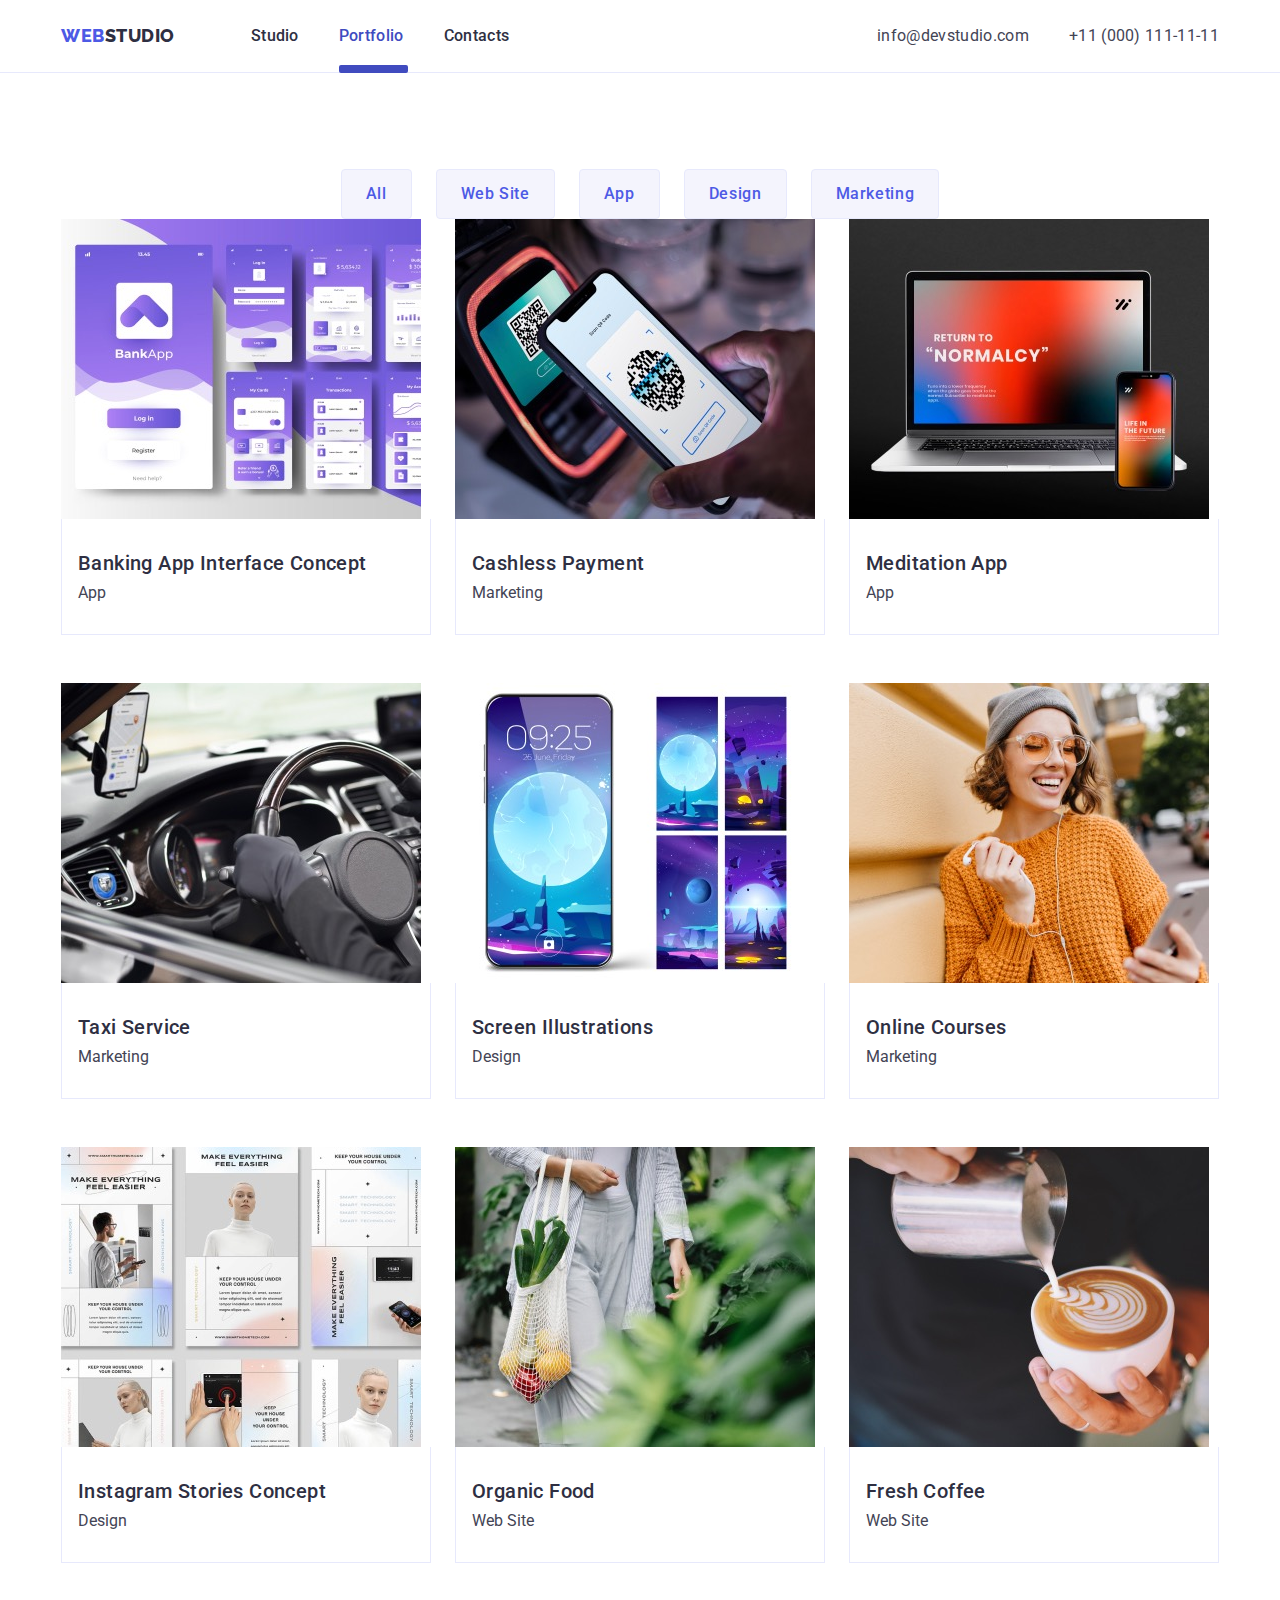
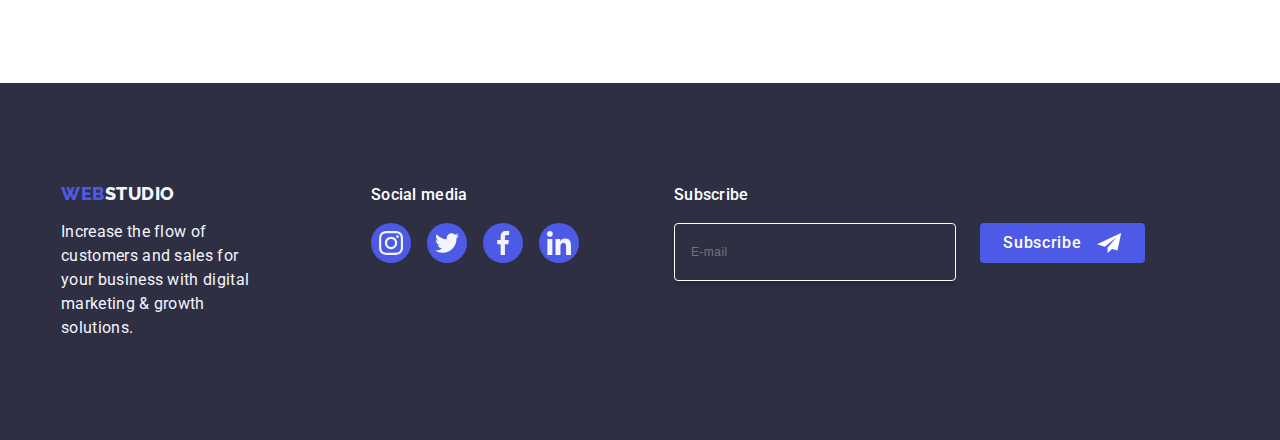
<file: portfolio.html>
<!DOCTYPE html>
<html lang="en">
  <head>
    <link rel="preconnect" href="https://fonts.googleapis.com" />
    <link rel="preconnect" href="https://fonts.gstatic.com" crossorigin />
    <link
      href="https://fonts.googleapis.com/css2?family=Raleway:wght@800&family=Roboto:wght@400;500;700;900&display=swap"
      rel="stylesheet"
    />
    <link
      rel="stylesheet"
      href="https://cdnjs.cloudflare.com/ajax/libs/modern-normalize/2.0.0/modern-normalize.min.css"
      integrity="sha512-4xo8blKMVCiXpTaLzQSLSw3KFOVPWhm/TRtuPVc4WG6kUgjH6J03IBuG7JZPkcWMxJ5huwaBpOpnwYElP/m6wg=="
      crossorigin="anonymous"
      referrerpolicy="no-referrer"
    />
    <link href="./css/styles.css" rel="stylesheet" />
    <meta charset="UTF-8" />
    <meta name="viewport" content="width=device-width, initial-scale=1.0" />
    <title>goit-markup-hw-05/</title>
  </head>
  <body>
    <header class="header-portfolio-page">
      <div class="container header-cointainer">
        <nav class="link nav-list">
          <a href="./index.html" class="logo-nav link"
            >Web<span class="logo-studio">Studio</span></a
          >
          <ul class="list menu-list">
            <li>
              <a class="list-first link" href="./index.html">Studio</a>
            </li>
            <li>
              <a class="link-active" href="./portfolio.html">Portfolio</a>
            </li>
            <li><a class="list-first link" href="">Contacts</a></li>
          </ul>
        </nav>
        <address class="address nav-list">
          <ul class="list link address-list">
            <li class="container-header-address-list-item">
              <a class="contact list link" href="mailto:info@devstudio.com"
                >info@devstudio.com</a
              >
            </li>
            <li>
              <a class="contact list link" href="tel:+110001111111"
                >+11 (000) 111-11-11</a
              >
            </li>
          </ul>
        </address>
      </div>
    </header>
    <main>
      <section class="section list-portfolio">
        <div class="container">
          <h1 class="h1-tag visually-hidden">Tekst</h1>
          <ul class="list link button list-main-section-porfolio">
            <li>
              <button type="button" class="button-product">All</button>
            </li>
            <li>
              <button type="button" class="button-product">Web Site</button>
            </li>
            <li>
              <button type="button" class="button-product">App</button>
            </li>
            <li>
              <button type="button" class="button-product">Design</button>
            </li>
            <li>
              <button type="button" class="button-product">Marketing</button>
            </li>
          </ul>
          <ul class="list portfolio-images">
            <li class="portfolio-items">
              <a href="./images/img2-1.jpg" class="link link-portfolio-filters">
                <div class="images-portfolio-div">
                  <img
                    src="./images/img2-1.jpg"
                    alt="violet frames representing
                  bank app"
                    width="360"
                    height="300"
                  />
                  <p class="paragraph-portfolio-div">
                    14 Stylish and User-Friendly App Design Concepts · Task
                    Manager App · Calorie Tracker App · Exotic Fruit Ecommerce
                    App · Cloud Storage App
                  </p>
                </div>

                <div class="portfolio-container">
                  <h2 class="headers-portfolio">
                    Banking App Interface Concept
                  </h2>
                  <p class="paragraph-portfolio">App</p>
                </div>
              </a>
            </li>
            <li class="portfolio-items">
              <a href="./images/img2-2.jpg" class="link link-portfolio-filters">
                <div class="images-portfolio-div">
                  <img
                    src="./images/img2-2.jpg"
                    alt="phone and terminal showing cashless payment"
                    width="360"
                    height="300"
                  />
                  <p class="paragraph-portfolio-div">
                    14 Stylish and User-Friendly App Design Concepts · Task
                    Manager App · Calorie Tracker App · Exotic Fruit Ecommerce
                    App · Cloud Storage App
                  </p>
                </div>
                <div class="portfolio-container">
                  <h2 class="headers-portfolio">Cashless Payment</h2>
                  <p class="paragraph-portfolio">Marketing</p>
                </div>
              </a>
            </li>
            <li class="portfolio-items">
              <a href="./images/img2-3.jpg" class="link link-portfolio-filters">
                <div class="images-portfolio-div">
                  <img
                    src="./images/img2-3.jpg"
                    alt="macbook with iphone"
                    width="360"
                    height="300"
                  />
                  <p class="paragraph-portfolio-div">
                    14 Stylish and User-Friendly App Design Concepts · Task
                    Manager App · Calorie Tracker App · Exotic Fruit Ecommerce
                    App · Cloud Storage App
                  </p>
                </div>
                <div class="portfolio-container">
                  <h2 class="headers-portfolio">Meditation App</h2>
                  <p class="paragraph-portfolio">App</p>
                </div>
              </a>
            </li>
            <li class="portfolio-items">
              <a href="./images/img-4.jpg" class="link link-portfolio-filters">
                <div class="images-portfolio-div">
                  <img
                    src="./images/img2-4.jpg"
                    alt="car cocpit woth steering wheel"
                    width="360"
                    height="300"
                  />
                  <p class="paragraph-portfolio-div">
                    14 Stylish and User-Friendly App Design Concepts · Task
                    Manager App · Calorie Tracker App · Exotic Fruit Ecommerce
                    App · Cloud Storage App
                  </p>
                </div>
                <div class="portfolio-container">
                  <h2 class="headers-portfolio">Taxi Service</h2>
                  <p class="paragraph-portfolio">Marketing</p>
                </div>
              </a>
            </li>
            <li class="portfolio-items">
              <a href="./images/img2-5.jpg" class="link link-portfolio-filters">
                <div class="images-portfolio-div">
                  <img
                    src="./images/img2-5.jpg"
                    alt="phone wallpapers showing the moon"
                    width="360"
                    height="300"
                  />
                  <p class="paragraph-portfolio-div">
                    14 Stylish and User-Friendly App Design Concepts · Task
                    Manager App · Calorie Tracker App · Exotic Fruit Ecommerce
                    App · Cloud Storage App
                  </p>
                </div>
                <div class="portfolio-container">
                  <h2 class="headers-portfolio">Screen Illustrations</h2>
                  <p class="paragraph-portfolio">Design</p>
                </div>
              </a>
            </li>
            <li class="portfolio-items">
              <a href="./images/img2-6.jpg" class="link link-portfolio-filters">
                <div class="images-portfolio-div">
                  <img
                    src="./images/img2-6.jpg"
                    alt="young lady with orange glasses and orange sweater"
                    width="360"
                    height="300"
                  />
                  <p class="paragraph-portfolio-div">
                    14 Stylish and User-Friendly App Design Concepts · Task
                    Manager App · Calorie Tracker App · Exotic Fruit Ecommerce
                    App · Cloud Storage App
                  </p>
                </div>
                <div class="portfolio-container">
                  <h2 class="headers-portfolio">Online Courses</h2>
                  <p class="paragraph-portfolio">Marketing</p>
                </div>
              </a>
            </li>
            <li class="portfolio-items">
              <a href="./images/img2-7.jpg" class="link link-portfolio-filters">
                <div class="images-portfolio-div">
                  <img
                    src="./images/img2-7.jpg"
                    alt="layout of diffrent stories in Instagram"
                    width="360"
                    height="300"
                  />
                  <p class="paragraph-portfolio-div">
                    14 Stylish and User-Friendly App Design Concepts · Task
                    Manager App · Calorie Tracker App · Exotic Fruit Ecommerce
                    App · Cloud Storage App
                  </p>
                </div>
                <div class="portfolio-container">
                  <h2 class="headers-portfolio">Instagram Stories Concept</h2>
                  <p class="paragraph-portfolio">Design</p>
                </div>
              </a>
            </li>
            <li class="portfolio-items">
              <a href="./images/img2-8.jpg" class="link link-portfolio-filters">
                <div class="images-portfolio-div">
                  <img
                    src="./images/img2-8.jpg"
                    alt="lady with bag full of organic grocery shopping"
                    width="360"
                    height="300"
                  />
                  <p class="paragraph-portfolio-div">
                    14 Stylish and User-Friendly App Design Concepts · Task
                    Manager App · Calorie Tracker App · Exotic Fruit Ecommerce
                    App · Cloud Storage App
                  </p>
                </div>
                <div class="portfolio-container">
                  <h2 class="headers-portfolio">Organic Food</h2>
                  <p class="paragraph-portfolio">Web Site</p>
                </div>
              </a>
            </li>
            <li class="portfolio-items">
              <a href="./images/img2-9.jpg" class="link link-portfolio-filters">
                <div class="images-portfolio-div">
                  <img
                    src="./images/img2-9.jpg"
                    alt="cup of coppy with several rings made created by the milk foam"
                    width="360"
                    height="300"
                  />
                  <p class="paragraph-portfolio-div">
                    14 Stylish and User-Friendly App Design Concepts · Task
                    Manager App · Calorie Tracker App · Exotic Fruit Ecommerce
                    App · Cloud Storage App
                  </p>
                </div>
                <div class="portfolio-container">
                  <h2 class="headers-portfolio">Fresh Coffee</h2>
                  <p class="paragraph-portfolio">Web Site</p>
                </div>
              </a>
            </li>
          </ul>
        </div>
      </section>
    </main>
    <footer class="footer">
      <div class="container footer-main-container">
        <div class="footer-logo">
          <a class="logo link" href="./index.html">
            Web<span class="logo-studio-footer">Studio</span></a
          >
          <p class="paragraph-footer">
            Increase the flow of customers and sales for your business with
            digital marketing & growth solutions.
          </p>
        </div>

        <div class="main-footer-socials-container">
          <p class="footer-paragraph">Social media</p>
          <ul class="footer-socials-list">
            <li class="footer-socials-list-items">
              <a href="#" class="footer-socials-link">
                <svg class="vector-footer-socials" width="24" height="24">
                  <use href="./images/icons.svg#icon-instagram-2"></use>
                </svg>
              </a>
            </li>
            <li class="footer-socials-list-items">
              <a href="#" class="footer-socials-link">
                <svg class="vector-footer-socials" width="24" height="24">
                  <use href="./images/icons.svg#icon-twitter-1"></use>
                </svg>
              </a>
            </li>
            <li class="footer-socials-list-items">
              <a href="#" class="footer-socials-link">
                <svg class="vector-footer-socials" width="24" height="24">
                  <use href="./images/icons.svg#icon-facebook-1"></use>
                </svg>
              </a>
            </li>
            <li class="footer-socials-list-items">
              <a href="#" class="footer-socials-link">
                <svg class="vector-footer-socials" width="24" height="24">
                  <use href="./images/icons.svg#icon-linkedin-1"></use>
                </svg>
              </a>
            </li>
          </ul>
        </div>
        <div class="container">
          <p class="subscribe">Subscribe</p>
          <form class="footer-form">
            <label class="footer-form-label" for="email"
              ><input
                type="email"
                class="footer-input-email"
                id="email"
                name="email"
                placeholder="E-mail"
            /></label>
            <button class="button-subscribe" type="submit">
              Subscribe<svg width="24" height="24" class="icon-send">
                <use href="./images/icons.svg#icon-icon-send"></use>
              </svg>
            </button>
          </form>
        </div>
      </div>
    </footer>
  </body>
</html>
</file>
<file: css/styles.css>
:root {
  --main-text-color: #434455;
  --dark: #2e2f42;
  --slate: #434455;
  --cloud: #f4f4fd;
  --iris: #4d5ae5;
  --ocean: #404bbf;
  --light-slate: #8e8f99;
  --white: #ffffff;
  --green: #31d0aa;
  --dairy: #fcfcfc;
}
* {
  margin: 0;
  padding: 0;
}

body {
  font-family: "Roboto", sans-serif;
  color: var(--main-text-color);
  background-color: #ffffff;
  ul,
  ol {
    list-style: none;
    margin: 0;
    padding-left: 0;
  }
  .list {
    list-style: none;
    margin: 0;
    padding-left: 0;
  }
}
.link {
  text-decoration: none;
  display: block;
}
.link-portfolio-filters:hover {
  box-shadow: 0px 1px 6px rgba(46, 47, 66, 0.08),
    0px 1px 1px rgba(46, 47, 66, 0.16), 0px 2px 1px rgba(46, 47, 66, 0.08);
}
.link-portfolio-filters:focus {
  box-shadow: 0px 1px 6px rgba(46, 47, 66, 0.08),
    0px 1px 1px rgba(46, 47, 66, 0.16), 0px 2px 1px rgba(46, 47, 66, 0.08);
  transform: translateY(0%);
}
.link-portfolio-filters:hover .paragraph-portfolio-div {
  transform: translateY(0%);
}
.link-portfolio-filters:focus .paragraph-portfolio-div {
  transform: translateY(0%);
}

.list {
  list-style: none;
}
.button {
  cursor: pointer;
  color: #4d5ae5;
  font-size: 16px;
  font-family: Roboto;
  font-weight: 500;
  line-height: 1.5;
  letter-spacing: 0.02em;
}
.button:visited {
  color: #404bbf;
}
.logo {
  color: var(--iris);
  font-size: 18px;
  font-family: "Raleway", sans-serif;
  font-weight: 800;
  text-transform: uppercase;
  line-height: 1.17;
  letter-spacing: 0.03em;
  text-decoration: none;
  margin-right: 76px;
  margin-bottom: 16px;
  display: inline-block;
}
.logo-studio {
  color: var(--dark);
}
.footer {
  background-color: var(--dark);
  padding: 100px 0;
}
.list-first {
 color: var(--dark);
  font-weight: 500;
  line-height: 1.5;
  letter-spacing: 0.02em;
  padding: 24px 0;
  position: relative;
  transition: color 250ms cubic-bezier(0.4, 0, 0.2, 1);
}
.list-first:hover {
  color: #404bbf;
}

.list-first:focus {
  color: #404bbf;
}

.address {
  font-style: normal;
}

.logo-studio-footer {
  color: #f4f4fd;
}
.contact {
  color: var(--slate);
  line-height: 1.5;
  letter-spacing: 0.02em;
  transition: color 250ms cubic-bezier(0.4, 0, 0.2, 1);
}
.contact:hover {
  color: #404bbf;
}
.contact:focus {
  color: #404bbf;

}
.section-main {
  color: #ffffff;
  padding: 188px 0;
  max-width: 1440px;
  margin: auto;
  background-size: cover;
  background-image: linear-gradient(
      rgba(46, 47, 66, 0.7),
      rgba(46, 47, 66, 0.7)
    ),
    url(../images/people-office.jpeg);

  background-repeat: no-repeat;
  background-position: center;
  background-size: cover;
}
.paragraph {
  line-height: 1.5;
  color: var(--slate);
  font-size: 16px;
  font-family: Roboto;
  font-weight: 400;
  line-height: 24px;
  letter-spacing: 0.02em;
  word-wrap: break-word;
  box-sizing: content-box;
  text-align: left;
}
.head-first-tag {
  font-size: 56px;
  font-weight: 700;
  line-height: 1.07;
  letter-spacing: 0.02em;
  max-width: 496px;
  margin: auto;
}
.button-order-service {
  background-color: var(--iris);
  color: white;
  font-size: 16px;
  font-family: Roboto, sans-serif;
  font-weight: 500;
  line-height: 24px;
  letter-spacing: 0.64px;
  word-wrap: break-word;
  border: none;
  cursor: pointer;
  padding: 16px 32px;
  margin: auto;
  display: block;
  margin-top: 48px;
  min-width: 169px;
  border-radius: 4px;
  transition: background-color 250ms cubic-bezier(0.4, 0, 0.2, 1);
}
.button-order-service:hover {
  background-color: #404bbf;
}
.button-order-service:focus {
  background-color: #404bbf;
}
.head-three-tag {
  color: var(--dark);
  font-size: 20px;
  font-family: Roboto;
  font-weight: 500;
  line-height: 24px;
  letter-spacing: 0.4px;
  word-wrap: break-word;
  text-align: left;
  margin-bottom: 8px;
}
.head-two-tag {
  color: var(--dark);
  font-size: 36px;
  font-family: Roboto;
  font-weight: 700;
  text-transform: capitalize;
  line-height: 40px;
  letter-spacing: 0.72px;
  word-wrap: break-word;
  margin-bottom: 8px;
}
.h2-tag-portfolio {
  font-size: 20px;
  font-weight: 500;
  line-height: 1.2;
  letter-spacing: 0.02em;
  color: var(--dark);
}
.section {
  background-color: white;
}

.header {
  color: var(--dark);
  font-size: 36px;
  line-height: 1.11;
  font-weight: 700;
  text-align: center;
  letter-spacing: 0.02em;
  word-wrap: break-word;
  text-transform: capitalize;
  margin-bottom: 72px;
}
.team-list {
  background-color: #ffffff;
  border-radius: 0px 0px 4px 4px;
  box-shadow: 0px 1px 6px rgba(46, 47, 66, 0.08),
    0px 1px 1px rgba(46, 47, 66, 0.16), 0px 2px 1px rgba(46, 47, 66, 0.08);
  transition: background-color 250ms cubic-bezier(0.4, 0, 0.2, 1);
}
.head-three-tag {
  font-weight: 500;
  line-height: 1.2;
  letter-spacing: 0.02em;
  word-wrap: break-word;
  color: var(--dark);
}

.paragraph-footer {
  line-height: 1.5;
  color: var(--cloud);
  font-size: 16px;
  font-family: Roboto;
  font-weight: 400;
  line-height: 24px;
  letter-spacing: 0.02em;
  word-wrap: break-word;
  max-width: 264px;
}
.headers-portfolio {
  font-size: 20px;
  font-weight: 500;
  line-height: 1.2;
  letter-spacing: 0.02em;
  color: var(--dark);
  margin-bottom: 8px;
}
.container {
  width: 1158px;
  margin: 0 auto;
  padding-left: 15px;
  padding-right: 15px;
}
.menu-list {
  display: flex;
  justify-content: flex-start;
  gap: 40px;
}
.visually-hidden {
  position: absolute;
  width: 1px;
  height: 1px;
  margin: -1px;
  border: 0;
  padding: 0;
  white-space: nowrap;
  clip-path: inset(100%);
  clip: rect(0 0 0 0);
  overflow: hidden;
}
.list-main-section-porfolio {
  display: flex;
  gap: 24px;
  justify-content: center;
}
.list-images {
  display: flex;
  gap: 24px;
}
.list-team {
  display: flex;
  gap: 24px;
}
.address-list {
  display: flex;
  gap: 40px;
  padding-top: 24px;
  padding-bottom: 24px;
}
.nav-list {
  display: flex;
  flex-direction: row;
  align-items: center;
}
.header-cointainer {
  display: flex;
  flex-direction: row;
  justify-content: space-between;
  height: 72px;
}
img {
  display: block;
}
.header-main-page {
  border-bottom: 1px solid #e7e9fc;
  box-shadow: 0px 2px 1px rgba(46, 47, 66, 0.08),
    0px 1px 1px rgba(46, 47, 66, 0.16), 0px 1px 6px rgba(46, 47, 66, 0.08);
}
.images-section {
  padding-bottom: 120px;
}
.list-strategy {
  display: flex;
  gap: 24px;
}
.list-strategy-items {
  width: calc((100% - 72px) / 4);
}
.main-page-section-two {
  padding: 120px 0;
}
.section-team {
  padding: 120px 0;
  background-color: var(--cloud);
}
.team-member {
  padding: 32px 0px;
}
.header-portfolio-page {
  border-bottom: 1px solid #e7e9fc;
}
.list-porfolio {
  padding-top: 96px;
}
.list-main-section-porfolio {
  display: flex;
  gap: 24px;
  margin-bottom: 72px;
}

.portfolio-images {
  display: flex;
  column-gap: 24px;
  row-gap: 48px;
  flex-wrap: wrap;
}
.portfolio-items {
  width: calc((100% - 48px) / 3);
}
.portfolio-items:hover {
  box-shadow: 0px 2px 1px rgba(46, 47, 66, 0.08);
}
.paragraph-portfolio {
  text-align: left;
  color: var(--slate);
}
.list-portfolio {
  padding-top: 96px;
  padding-bottom: 120px;
}
.portfolio-container {
  padding: 32px 16px;
  border: 1px solid #e7e9fc;
  border-top: none;
}
h1,
h2,
h3,
h4,
h5,
h6,
p {
  margin: 0;
}

img {
  display: block;
  max-width: 100%;
  height: auto;
}
.logo-nav {
  color: var(--iris);
  font-size: 18px;
  font-family: "Raleway", sans-serif;
  font-weight: 800;
  text-transform: uppercase;
  line-height: 1.17;
  letter-spacing: 0.03em;
  text-decoration: none;
  margin-right: 76px;
  display: inline-block;
}
.team-socials {
  display: flex;
  gap: 24px;
  justify-content: center;
  margin-top: 8px;
  list-style: none;
}
.team-socials-items {
  width: 40px;
  height: 40px;
}

.main-icons-container {
  display: flex;
  justify-content: center;
  align-items: center;
  margin-bottom: 8px;
  height: 112px;
  background-color: var(--cloud);
  border-radius: 4px;
}
.team-socials-link {
  width: 100%;
  height: 100%;
  background-color: var(--iris);
  border-radius: 50%;
  display: flex;
  justify-content: center;
  align-items: center;
  transition: background-color 250ms cubic-bezier(0.4, 0, 0.2, 1);
}
.team-socials-link:hover {
  background-color: #404bbf;
  color: #404bbf;
}
.team-socials-link:focus {
  background-color: #404bbf;
  color: #404bbf;
}
.head-team-members {
  text-align: center;
}
.paragraph-team-members {
  text-align: center;
  margin-top: 8px;
}
.customers-list {
  display: flex;
  gap: 24px;
  list-style: none;
  justify-content: center;
}
.header-customers {
  margin-bottom: 72px;
}
.customers-logo-list {
  border-radius: 4px;
  fill: currentColor;
}
.vector-team-socials {
  fill: var(--cloud);
}
.customers-section {
  padding-top: 120px;
  padding-bottom: 120px;
}
.customers-list-items {
  width: calc((100% - 120px) / 6);
  height: 88px;
  transition: border-color 250ms cubic-bezier(0.4, 0, 0.2, 1),
    color 250ms cubic-bezier(0.4, 0, 0.2, 1);
}
.customers-list-link {
  width: 100%;
  height: 100%;
  border-radius: 4px;
  border: 1px solid #8e8f99;
  display: flex;
  align-items: center;
  justify-content: center;
  color: var(--light-slate);
  transition: border-color 250ms cubic-bezier(0.4, 0, 0.2, 1),
    color 250ms cubic-bezier(0.4, 0, 0.2, 1);
}
.customers-list-link:hover {
  border: 1px var(--ocean) solid;
  border-color: var(--ocean);
  color: var(--ocean);
}
.customers-list-link:focus {
  border: 1px var(--ocean) solid;
  border-color: var(--ocean);
  color: var(--ocean);
}
.footer-main-container {
  display: flex;
  align-items: baseline;
}
.footer-logo {
  margin-right: 120px;
}

.footer-paragraph {
  color: var(--white);
  font-size: 16px;
  font-family: Roboto;
  font-weight: 500;
  line-height: 1.5;
  letter-spacing: 0.02em;
  word-wrap: break-word;
  margin-bottom: 16px;
}
.footer-socials-list {
  list-style: none;
  display: flex;
  gap: 16px;
}
.footer-socials-link {
  width: 100%;
  height: 100%;
  background-color: var(--iris);
  border-radius: 50%;
  display: flex;
  align-items: center;
  justify-content: center;
  transition: background-color 250ms cubic-bezier(0.4, 0, 0.2, 1);
}
.footer-socials-link:hover {
  background-color: var(--green);
}
.footer-socials-link:focus {
  background-color: var(--green);
}

.footer-socials-list-items {
  width: 40px;
  height: 40px;
}
.vector-footer-socials {
  fill: var(--cloud);
}
.button-portfolio-link {
  display: block;

}
.modal-window {
  position: fixed;
  inset: 0 0 auto;
  min-height: 100vh;
  padding: 72px 24px 24px 24px;
  display: flex;
  justify-content: center;
  align-items: center;
  opacity: 1;
  pointer-events: all;
  top: 0;
  left: 0;
  width: 100%;
  height: 100%;
  background-color: rgba(46, 47, 66, 0.4);
  transition: opacity 250ms cubic-bezier(0.4, 0, 0.2, 1),
    visibility 250ms cubic-bezier(0.4, 0, 0.2, 1);
}
.modal-window.is-hidden {
  opacity: 0;
  pointer-events: none;
}
.close-button {
  position: absolute;
  right: 24px;
  top: 24px;
  width: 24px;
  height: 24px;
  display: flex;
  border-radius: 50%;
  justify-content: center;
  align-items: center;
  background-color: #e7e9fc;
  border: 1px solid rgba(0, 0, 0, 0.1);
  padding: 0;
  cursor: pointer;
  transition: background-color 250ms cubic-bezier(0.4, 0, 0.2, 1),
    border 250ms cubic-bezier(0.4, 0, 0.2, 1);
}

.close-button:hover {
  background-color: #404bbf;
  border: none;
}
.close-button:focus {
  background-color: #404bbf;
  border: none;
}
.is-hidden {
  visibility: hidden;
}
.vector-close-button {
  width: 8px;
  height: 8px;
  transition: fill 250ms cubic-bezier(0.4, 0, 0.2, 1);
}
.close-button:hover {
  fill: #ffffff;
}
.close-button:focus {
  fill: #ffffff;
}
.link-portfolio-filters {
  transition: box-shadow 250ms cubic-bezier(0.4, 0, 0.2, 1);
}
.images-portfolio-div {
  position: relative;
  overflow: hidden;
}
.paragraph-portfolio-div {
  position: absolute;
  top: 0;
  font-size: 16px;
  line-height: 1.5;
  letter-spacing: 0.02em;
  color: var(--cloud);
  padding: 40px 32px;
  background-color: var(--iris);
  height: 100%;
  width: 100%;
  transform: translateY(100%);
  transition: transform 250ms cubic-bezier(0.4, 0, 0.2, 1);
}
.button-product {
  font-family: Roboto, sans-serif;
  font-size: 16px;
  font-weight: 500;
  line-height: 1.5;
  letter-spacing: 0.04em;
  padding: 12px 24px;
  color: var(--iris);
  background-color: var(--cloud);
  border: 1px solid #e7e9fc;
  border-radius: 4px;
  cursor: pointer;
  transition: color 250ms cubic-bezier(0.4, 0, 0.2, 1),
    background-color 250ms cubic-bezier(0.4, 0, 0.2, 1),
    border-color 250ms cubic-bezier(0.4, 0, 0.2, 1),
    box-shadow 250ms cubic-bezier(0.4, 0, 0.2, 1);
}

.button-product:hover, .button-product:focus {
  border: 1px solid transparent;
  box-shadow: box-shadow: 0px 3px 1px rgba(0, 0, 0, 0.1), 0px 2px 1px rgba(0, 0, 0, 0.08),
  0px 2px 2px rgba(0, 0, 0, 0.12);
  color: #ffffff;
  background-color: #404bbf;
  
}
.link-active::after {
  content: "";
  display: block;
  position: absolute;
  border: 2px solid var(--ocean);
  border-radius: 2px;
  height: 4px;
  width: 100%;
  left: 0;
  bottom: -1px;
  background-color: var(--ocean);}

 .link-active {
  color: var(--ocean);
  text-decoration: none;
  display: block;
  font-weight: 500;
  line-height: 1.5;
  letter-spacing: 0.02em;
  padding: 24px 0;
  position: relative;
  transition: color 250ms cubic-bezier(0.4, 0, 0.2, 1);
}
.subscribe {
  color: var(--white);
  font-size: 16px;
  font-family: Roboto;
  font-weight: 500;
  line-height: 1.5;
  letter-spacing: 0.02em;
  word-wrap: break-word;
  margin-bottom: 16px;
  padding-left: 80px;
}
.footer-input-email {
  background-color: inherit;
  padding-top: 8px;
  padding-bottom: 8px;
  padding-left: 16px;
  margin-left: 80px;
  gap: 24px;
  border-radius: 4px;
border: 1px solid var(--WHITE, #FFF);
box-shadow: 0px 4px 4px 0px rgba(0, 0, 0, 0.15);
width: 264px;
height: 40px;
border: 1px solid #ffffff;
background-color: transparent;
font-size: 12px;
line-height: 1.5;
letter-spacing: 0.04em;
color: white;
}
.button-subscribe {
color:white;
background-color: var(--iris);
display: flex;
justify-content: center;
align-items: center;
font-family: "Roboto", sans-serif;
font-size: 16px;
font-style: normal;
font-weight: 500;
line-height: 1.5; /* 150% */
letter-spacing: 0.04em;
border-radius: 4px;
min-width: 165px;
height: 40px;
border: none;
cursor: pointer;
}
.icon-send {
fill: white;
margin-left: 16px;
}
.paragraph-modal {
  color: var(--dark);
text-align: center;
/* Body Medium */
font-family: Roboto;
font-size: 16px;
font-style: normal;
font-weight: 500;
line-height: 1.5; /* 150% */
letter-spacing: 0.02em;
margin-bottom: 16px;
}
.modal-label {
  display: block;
color: var(--light-slate);  
/* Small Text */
font-family: Roboto;
font-size: 12px;
font-style: normal;
font-weight: 400;
line-height: 1.17; /* 116.667% */
letter-spacing: 0.48px;
margin-bottom: 4px;

}
.modal-input {
width: 100%;
height: 40px;
flex-shrink: 0;
border-radius: 4px;
margin-top: 4px;
border: 1px solid rgba(46, 47, 66, 0.4);
background-color: transparent;
padding-left: 38px;
outline: transparent;
transition: border-color 250ms cubic-bezier(0.4, 0, 0.2, 1);

}
.modal-input:focus + svg {
  fill: #4D5AE5; 
}
.modal-input:focus {
  border-color: #4D5AE5;
}
.modal-icon-container {
position: relative;
display: block;
margin-bottom: 8px;
}
.modal-icon-input  {
  position: absolute;
  left: 16px;
  top:50%;
  transform: translateY(-50%);/* how to center an icon*/
  transition: fill 250ms cubic-bezier(0.4, 0, 0.2, 1);
}
.modal-button-send {
display: block;
border-radius: 4px;
background: var(--IRIS, #4D5AE5);
box-shadow: 0px 4px 4px 0px rgba(0, 0, 0, 0.15);
min-width: 169px;
height: 56px;
color: white;
text-align:center;
margin: auto;

/* Button Text */
font-family: "Roboto", sans-serif;
font-size: 16px;
font-style: normal;
font-weight: 500;
line-height: 24px; /* 150% */
letter-spacing: 0.04em;
cursor: pointer;
border: none;
transition: background-color 250ms cubic-bezier(0.4, 0, 0.2, 1);
}
.modal-textarea {
  width: 100%;
  height: 120px;
  font-size: 12px;
  line-height: 1.17;
  letter-spacing: 0.04em;
  color: rgba(46, 47, 66, 0.4);
  border: 1px solid rgba(46, 47, 66, 0.4); 
  border-radius: 4px;
  background-color: transparent;
  padding: 8px 16px;
  outline: transparent;
  resize: none;
  transition: border-color 250ms cubic-bezier(0.4, 0, 0.2, 1);

}
.modal-textarea:focus {
border-color: #4D5AE5; }

.footer-form {
  display: flex;
  gap: 24px;
}
.modal-body {
padding: 72px 24px 24px 24px;
background-color: var(--dairy);
  width: 408px;
  min-height: 584px;
  top: 50%;
  left: 50%;
  position: absolute;
  transform: translate(-50%, -50%) scale(1);
  display: block;
  border-radius: 4px;
  background: #fcfcfc;

}
.modal-svg-input {
  position: relative;
}
.modal-comment-input {
  margin-bottom: 16px;
}
.privacy-container {
  margin-bottom: 24px;
}

.label-modal-privacy {
display: block;
font-size: 12px;
line-height: 1.17;
letter-spacing: 0.04em;
color: var(--light-slate);

}
.modal-span {
width: 16px;
height: 16px;
border: 1px solid rgba(46, 47, 66, 0.4);
border-radius: 2px;
transition: background-color 250ms cubic-bezier(0.4, 0, 0.2, 1), border 250ms cubic-bezier(0.4, 0, 0.2, 1), fill 250ms cubic-bezier(0.4, 0, 0.2, 1);
display: inline-flex;
align-items: center;
justify-content:center;
fill:transparent;
margin-right: 8px;

}
.modal-privacy-link {
color: var(--iris);
}
.input-modal-privacy:checked + label>span {
  background-color: var(--ocean);
  border:none;
  fill: var(--cloud);
}
</file>
